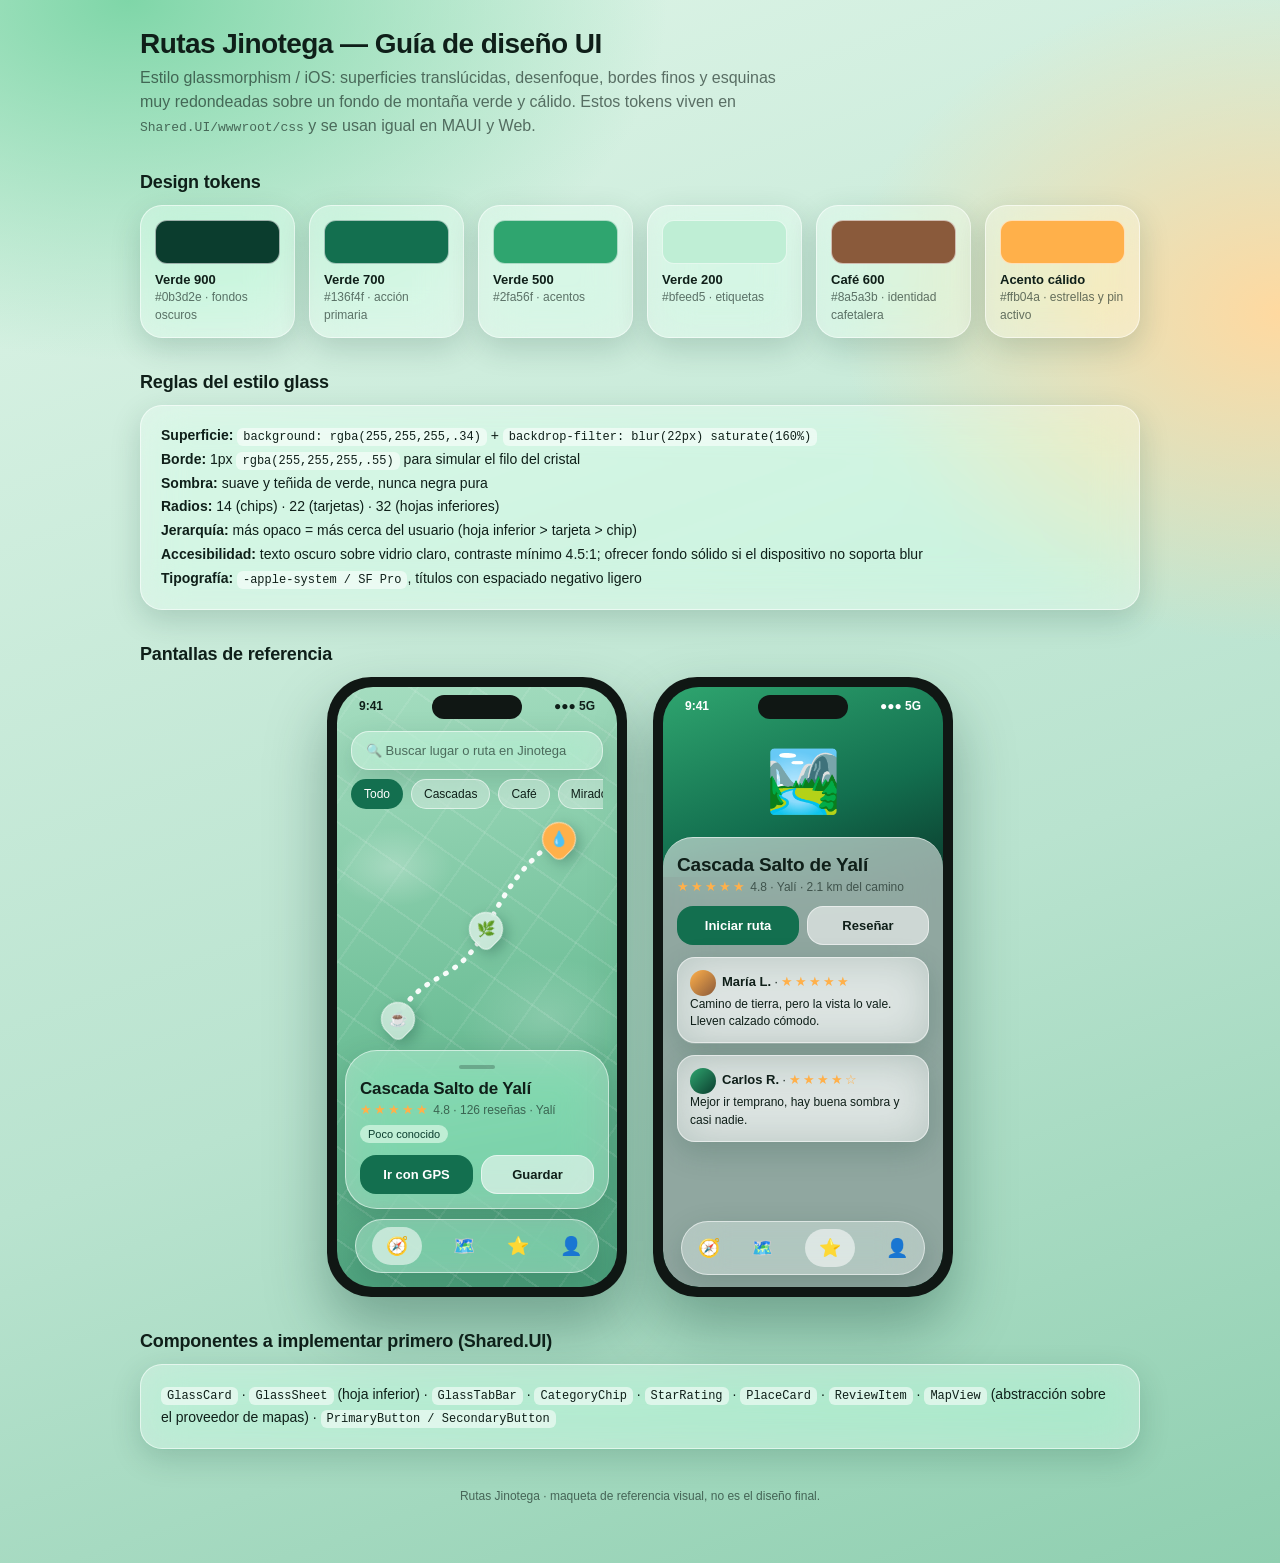
<file: docs/DISENO-UI.html>
<!doctype html>
<html lang="es">
<head>
<meta charset="utf-8">
<meta name="viewport" content="width=device-width, initial-scale=1">
<title>Rutas Jinotega — Diseño UI</title>
<style>
:root{
  --verde-900:#0b3d2e; --verde-700:#136f4f; --verde-500:#2fa56f; --verde-200:#bfeed5;
  --cafe-600:#8a5a3b; --acento:#ffb04a;
  --texto:#0f1f19; --texto-suave:rgba(15,31,25,.62);
  --glass-bg:rgba(255,255,255,.34);
  --glass-bg-fuerte:rgba(255,255,255,.55);
  --glass-borde:rgba(255,255,255,.55);
  --glass-sombra:0 10px 30px rgba(11,61,46,.18);
  --blur:22px;
  --radio-sm:14px; --radio-md:22px; --radio-lg:32px;
  --fuente:-apple-system,BlinkMacSystemFont,"SF Pro Text","Inter","Segoe UI",Roboto,sans-serif;
}
*{box-sizing:border-box;margin:0}
body{
  font-family:var(--fuente); color:var(--texto);
  background:radial-gradient(900px 600px at 10% 0%,#7fd6a8 0%,transparent 60%),
             radial-gradient(800px 600px at 100% 20%,#ffd9a0 0%,transparent 55%),
             linear-gradient(160deg,#dff5e8,#b9e3cf 60%,#8fcfb0);
  min-height:100vh; padding:28px 16px 60px;
}
h1{font-size:28px;letter-spacing:-.02em}
h2{font-size:18px;margin:34px 0 12px;letter-spacing:-.01em}
p.sub{color:var(--texto-suave);margin-top:6px;max-width:640px;line-height:1.5}
.glass{
  background:var(--glass-bg);
  backdrop-filter:blur(var(--blur)) saturate(160%);
  -webkit-backdrop-filter:blur(var(--blur)) saturate(160%);
  border:1px solid var(--glass-borde);
  box-shadow:var(--glass-sombra);
  border-radius:var(--radio-md);
}
.wrap{max-width:1000px;margin:0 auto}
.grid{display:grid;gap:14px}
.tokens{grid-template-columns:repeat(auto-fit,minmax(150px,1fr))}
.token{padding:14px}
.swatch{height:44px;border-radius:12px;margin-bottom:8px;border:1px solid rgba(255,255,255,.6)}
.token b{font-size:13px;display:block}
.token small{color:var(--texto-suave);font-size:12px}
.reglas{padding:18px 20px;line-height:1.7;font-size:14px}
.reglas code{background:rgba(255,255,255,.55);padding:2px 6px;border-radius:6px;font-size:12px}
.pantallas{display:flex;flex-wrap:wrap;gap:26px;justify-content:center;margin-top:10px}

/* Teléfono */
.phone{
  width:300px;height:620px;border-radius:44px;padding:10px;
  background:#101714;box-shadow:0 30px 60px rgba(11,61,46,.35);
  position:relative;
}
.screen{
  width:100%;height:100%;border-radius:36px;overflow:hidden;position:relative;
  background:linear-gradient(170deg,#a5ddc0,#6fbf98 55%,#4a9e7a);
}
.notch{position:absolute;top:8px;left:50%;transform:translateX(-50%);width:90px;height:24px;background:#101714;border-radius:14px;z-index:5}
.status{position:absolute;top:12px;left:22px;right:22px;display:flex;justify-content:space-between;font-size:12px;font-weight:600;z-index:4}

/* Mapa simulado */
.mapa{position:absolute;inset:0;
  background:
   radial-gradient(60px 40px at 20% 30%,rgba(255,255,255,.25),transparent),
   radial-gradient(90px 60px at 75% 55%,rgba(255,255,255,.18),transparent),
   repeating-linear-gradient(35deg,rgba(255,255,255,.10) 0 2px,transparent 2px 38px),
   repeating-linear-gradient(-55deg,rgba(255,255,255,.08) 0 2px,transparent 2px 46px);
}
.ruta-linea{position:absolute;inset:0}
.pin{
  position:absolute;width:34px;height:34px;border-radius:50% 50% 50% 8px;transform:rotate(-45deg);
  display:grid;place-items:center;background:var(--glass-bg-fuerte);border:1px solid var(--glass-borde);
  backdrop-filter:blur(10px);box-shadow:0 6px 14px rgba(11,61,46,.3);
}
.pin span{transform:rotate(45deg);font-size:15px}
.pin.activo{background:var(--acento)}

/* Buscador */
.buscador{position:absolute;top:44px;left:14px;right:14px;padding:11px 14px;font-size:13px;color:var(--texto-suave);display:flex;gap:8px;align-items:center;border-radius:18px}
.chips{position:absolute;top:92px;left:14px;right:14px;display:flex;gap:8px;overflow:hidden}
.chip{padding:7px 12px;font-size:12px;border-radius:999px;white-space:nowrap;background:var(--glass-bg);border:1px solid var(--glass-borde);backdrop-filter:blur(14px)}
.chip.on{background:var(--verde-700);color:#fff;border-color:transparent}

/* Bottom sheet */
.sheet{position:absolute;left:8px;right:8px;bottom:78px;padding:14px;border-radius:var(--radio-lg)}
.sheet .grab{width:36px;height:4px;background:rgba(15,31,25,.25);border-radius:4px;margin:0 auto 10px}
.sheet h3{font-size:17px;letter-spacing:-.01em}
.meta{font-size:12px;color:var(--texto-suave);margin-top:3px}
.stars{color:var(--acento);letter-spacing:2px;font-size:13px}
.fila{display:flex;gap:8px;margin-top:12px}
.btn{flex:1;text-align:center;padding:11px;border-radius:16px;font-size:13px;font-weight:600;border:1px solid var(--glass-borde)}
.btn.primario{background:var(--verde-700);color:#fff;border-color:transparent}
.btn.sec{background:var(--glass-bg-fuerte)}

/* Tab bar flotante */
.tabbar{position:absolute;left:18px;right:18px;bottom:14px;height:54px;border-radius:28px;display:flex;justify-content:space-around;align-items:center;font-size:18px}
.tabbar .on{background:var(--glass-bg-fuerte);padding:8px 14px;border-radius:20px}

/* Detalle */
.hero{height:190px;background:linear-gradient(160deg,#2fa56f,#136f4f 60%,#0b3d2e);position:relative;display:grid;place-items:center;font-size:60px}
.detalle{position:absolute;top:150px;left:0;right:0;bottom:0;padding:16px 14px;border-radius:30px 30px 0 0;background:var(--glass-bg-fuerte);backdrop-filter:blur(26px);border-top:1px solid var(--glass-borde);overflow:hidden}
.detalle h3{font-size:19px;letter-spacing:-.01em}
.resena{margin-top:12px;padding:12px;border-radius:18px;font-size:12px;line-height:1.45}
.resena b{font-size:13px}
.avatar{width:26px;height:26px;border-radius:50%;background:linear-gradient(135deg,var(--acento),var(--cafe-600));display:inline-block;vertical-align:middle;margin-right:6px}
.etiqueta{display:inline-block;font-size:11px;padding:3px 8px;border-radius:999px;background:var(--verde-200);color:var(--verde-900);margin-top:8px}
.pie{margin-top:40px;color:var(--texto-suave);font-size:12px;text-align:center}
</style>
</head>
<body>
<div class="wrap">
  <h1>Rutas Jinotega — Guía de diseño UI</h1>
  <p class="sub">Estilo glassmorphism / iOS: superficies translúcidas, desenfoque, bordes finos y esquinas muy redondeadas sobre un fondo de montaña verde y cálido. Estos tokens viven en <code>Shared.UI/wwwroot/css</code> y se usan igual en MAUI y Web.</p>

  <h2>Design tokens</h2>
  <div class="grid tokens">
    <div class="glass token"><div class="swatch" style="background:var(--verde-900)"></div><b>Verde 900</b><small>#0b3d2e · fondos oscuros</small></div>
    <div class="glass token"><div class="swatch" style="background:var(--verde-700)"></div><b>Verde 700</b><small>#136f4f · acción primaria</small></div>
    <div class="glass token"><div class="swatch" style="background:var(--verde-500)"></div><b>Verde 500</b><small>#2fa56f · acentos</small></div>
    <div class="glass token"><div class="swatch" style="background:var(--verde-200)"></div><b>Verde 200</b><small>#bfeed5 · etiquetas</small></div>
    <div class="glass token"><div class="swatch" style="background:var(--cafe-600)"></div><b>Café 600</b><small>#8a5a3b · identidad cafetalera</small></div>
    <div class="glass token"><div class="swatch" style="background:var(--acento)"></div><b>Acento cálido</b><small>#ffb04a · estrellas y pin activo</small></div>
  </div>

  <h2>Reglas del estilo glass</h2>
  <div class="glass reglas">
    <b>Superficie:</b> <code>background: rgba(255,255,255,.34)</code> + <code>backdrop-filter: blur(22px) saturate(160%)</code><br>
    <b>Borde:</b> 1px <code>rgba(255,255,255,.55)</code> para simular el filo del cristal<br>
    <b>Sombra:</b> suave y teñida de verde, nunca negra pura<br>
    <b>Radios:</b> 14 (chips) · 22 (tarjetas) · 32 (hojas inferiores)<br>
    <b>Jerarquía:</b> más opaco = más cerca del usuario (hoja inferior &gt; tarjeta &gt; chip)<br>
    <b>Accesibilidad:</b> texto oscuro sobre vidrio claro, contraste mínimo 4.5:1; ofrecer fondo sólido si el dispositivo no soporta blur<br>
    <b>Tipografía:</b> <code>-apple-system / SF Pro</code>, títulos con espaciado negativo ligero
  </div>

  <h2>Pantallas de referencia</h2>
  <div class="pantallas">

    <!-- Pantalla 1: Explorar -->
    <div class="phone">
      <div class="screen">
        <div class="notch"></div>
        <div class="status"><span>9:41</span><span>●●● 5G</span></div>
        <div class="mapa"></div>
        <svg class="ruta-linea" viewBox="0 0 280 600" fill="none">
          <path d="M60 330 C 90 280, 120 300, 150 240 S 200 170, 220 150" stroke="#fff" stroke-width="5" stroke-linecap="round" stroke-dasharray="1 10" opacity=".95"/>
        </svg>
        <div class="pin" style="left:44px;top:315px"><span>☕</span></div>
        <div class="pin" style="left:132px;top:225px"><span>🌿</span></div>
        <div class="pin activo" style="left:205px;top:135px"><span>💧</span></div>

        <div class="glass buscador">🔍 Buscar lugar o ruta en Jinotega</div>
        <div class="chips">
          <span class="chip on">Todo</span><span class="chip">Cascadas</span><span class="chip">Café</span><span class="chip">Miradores</span>
        </div>

        <div class="glass sheet">
          <div class="grab"></div>
          <h3>Cascada Salto de Yalí</h3>
          <div class="meta"><span class="stars">★★★★★</span> 4.8 · 126 reseñas · Yalí</div>
          <span class="etiqueta">Poco conocido</span>
          <div class="fila"><div class="btn primario">Ir con GPS</div><div class="btn sec">Guardar</div></div>
        </div>

        <div class="glass tabbar"><span class="on">🧭</span><span>🗺️</span><span>⭐</span><span>👤</span></div>
      </div>
    </div>

    <!-- Pantalla 2: Detalle -->
    <div class="phone">
      <div class="screen" style="background:#0b3d2e">
        <div class="notch"></div>
        <div class="status" style="color:#fff"><span>9:41</span><span>●●● 5G</span></div>
        <div class="hero">🏞️</div>
        <div class="detalle">
          <h3>Cascada Salto de Yalí</h3>
          <div class="meta"><span class="stars">★★★★★</span> 4.8 · Yalí · 2.1 km del camino</div>
          <div class="fila">
            <div class="btn primario">Iniciar ruta</div>
            <div class="btn sec">Reseñar</div>
          </div>
          <div class="glass resena">
            <span class="avatar"></span><b>María L.</b> · <span class="stars">★★★★★</span><br>
            Camino de tierra, pero la vista lo vale. Lleven calzado cómodo.
          </div>
          <div class="glass resena">
            <span class="avatar" style="background:linear-gradient(135deg,#2fa56f,#0b3d2e)"></span><b>Carlos R.</b> · <span class="stars">★★★★☆</span><br>
            Mejor ir temprano, hay buena sombra y casi nadie.
          </div>
        </div>
        <div class="glass tabbar" style="bottom:12px"><span>🧭</span><span>🗺️</span><span class="on">⭐</span><span>👤</span></div>
      </div>
    </div>

  </div>

  <h2>Componentes a implementar primero (Shared.UI)</h2>
  <div class="glass reglas">
    <code>GlassCard</code> · <code>GlassSheet</code> (hoja inferior) · <code>GlassTabBar</code> · <code>CategoryChip</code> · <code>StarRating</code> · <code>PlaceCard</code> · <code>ReviewItem</code> · <code>MapView</code> (abstracción sobre el proveedor de mapas) · <code>PrimaryButton / SecondaryButton</code>
  </div>

  <p class="pie">Rutas Jinotega · maqueta de referencia visual, no es el diseño final.</p>
</div>
</body>
</html>
</file>
